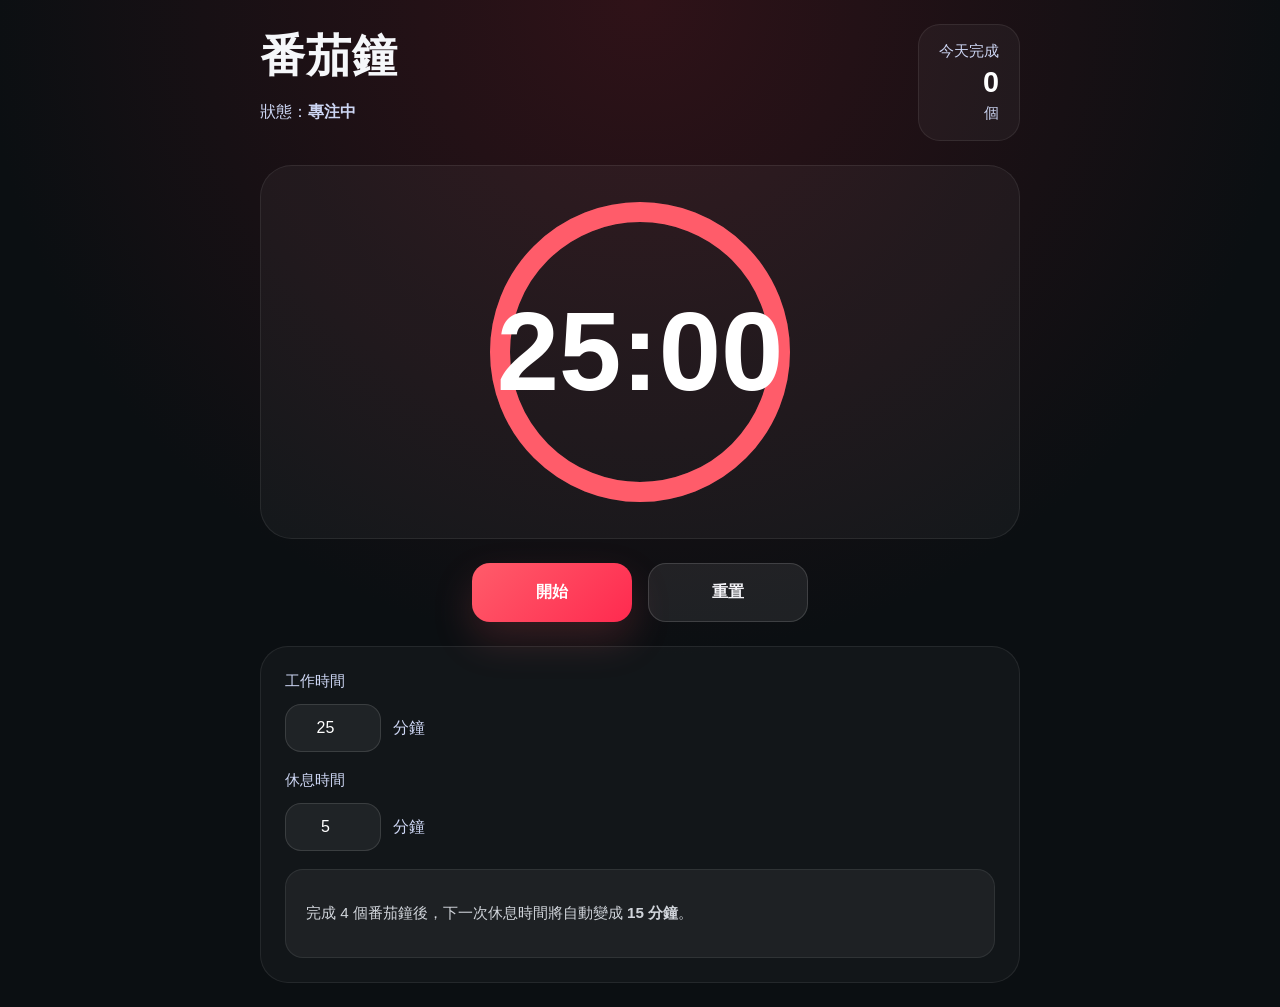
<file: pomodoro/index.html>
<!DOCTYPE html>
<html lang="zh-TW">
<head>
  <meta charset="UTF-8" />
  <meta name="viewport" content="width=device-width, initial-scale=1.0" />
  <title>番茄鐘</title>
  <link rel="stylesheet" href="styles.css" />
</head>
<body class="work-mode">
  <div class="app-shell">
    <header class="top-bar">
      <div>
        <h1>番茄鐘</h1>
        <p class="status-label">狀態：<strong id="statusText">專注中</strong></p>
      </div>
      <div class="count-card">
        <span>今天完成</span>
        <strong id="completedCount">0</strong>
        <span>個</span>
      </div>
    </header>

    <main class="main-panel">
      <section class="timer-card" id="timerCard">
        <div class="ring-frame">
          <svg class="progress-ring" width="320" height="320" viewBox="0 0 320 320" aria-hidden="true">
            <circle class="ring-bg" cx="160" cy="160" r="140" />
            <circle class="ring-progress" cx="160" cy="160" r="140" />
          </svg>
          <div class="timer-text" id="timerDisplay" aria-live="polite">25:00</div>
        </div>
      </section>

      <section class="controls">
        <button class="primary-button" id="startPauseBtn">開始</button>
        <button class="secondary-button" id="resetBtn">重置</button>
      </section>

      <section class="settings-card">
        <div class="setting-item">
          <label for="workMinutes">工作時間</label>
          <div class="input-group">
            <input id="workMinutes" type="number" min="1" max="120" value="25" />
            <span>分鐘</span>
          </div>
        </div>
        <div class="setting-item">
          <label for="shortBreakMinutes">休息時間</label>
          <div class="input-group">
            <input id="shortBreakMinutes" type="number" min="1" max="60" value="5" />
            <span>分鐘</span>
          </div>
        </div>
        <div class="hint-box">
          <p>完成 4 個番茄鐘後，下一次休息時間將自動變成 <strong>15 分鐘</strong>。</p>
        </div>
      </section>
    </main>
  </div>

  <script src="script.js"></script>
</body>
</html>
</file>
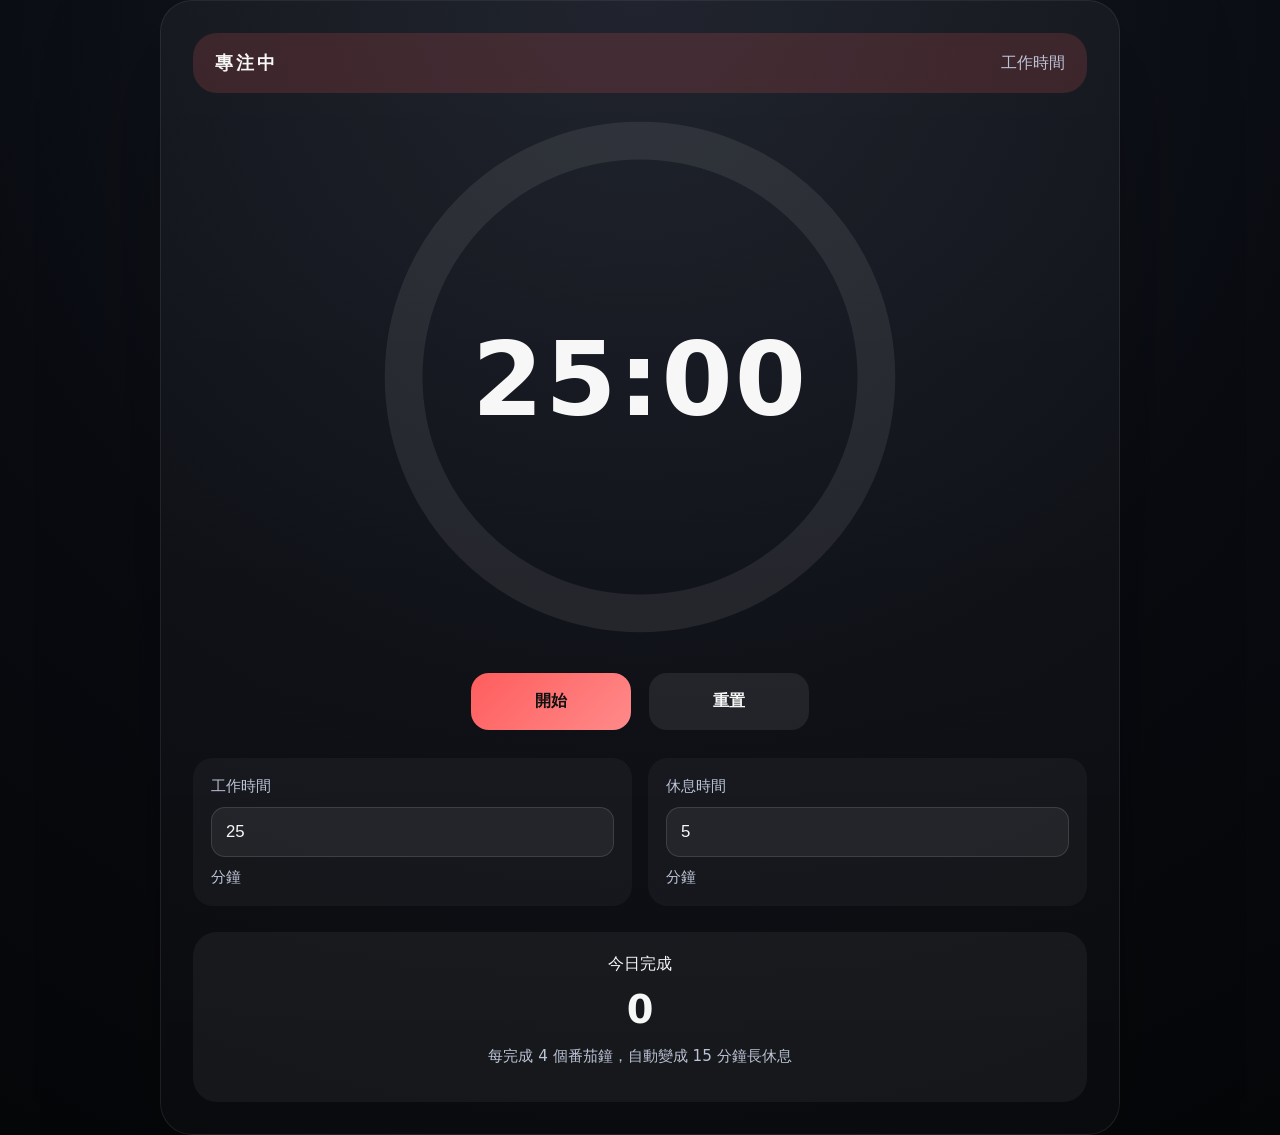
<file: samples/pomodoro-clock/index.html>
<!DOCTYPE html>
<html lang="zh-Hant">
<head>
  <meta charset="UTF-8" />
  <meta name="viewport" content="width=device-width, initial-scale=1.0" />
  <title>番茄鐘計時器</title>
  <link rel="stylesheet" href="style.css" />
</head>
<body>
  <main class="app">
    <section class="status-panel" id="statusPanel">
      <div class="status-label" id="statusLabel">專注中</div>
      <div class="mode-label" id="modeLabel">工作時間</div>
    </section>

    <section class="timer-ring">
      <svg viewBox="0 0 220 220" class="progress-circle">
        <circle class="progress-bg" cx="110" cy="110" r="100" />
        <circle class="progress-bar" cx="110" cy="110" r="100" id="progressBar" />
      </svg>
      <div class="time-display" id="timeDisplay">25:00</div>
    </section>

    <section class="controls">
      <button class="btn btn-main" id="startPauseBtn">開始</button>
      <button class="btn btn-secondary" id="resetBtn">重置</button>
    </section>

    <section class="settings">
      <div class="setting-item">
        <label>工作時間</label>
        <input type="number" id="workInput" min="1" value="25" />
        <span>分鐘</span>
      </div>
      <div class="setting-item">
        <label>休息時間</label>
        <input type="number" id="breakInput" min="1" value="5" />
        <span>分鐘</span>
      </div>
    </section>

    <section class="info-panel">
      <div>今日完成</div>
      <div class="count" id="completedCount">0</div>
      <div class="tip">每完成 4 個番茄鐘，自動變成 15 分鐘長休息</div>
    </section>
  </main>

  <script src="script.js"></script>
</body>
</html>
</file>
<file: pomodoro/styles.css>
:root {
  color-scheme: dark;
  font-family: Inter, "Noto Sans TC", "Segoe UI", Arial, sans-serif;
  background: #0b0f12;
  color: #f5f7fa;
}

* {
  box-sizing: border-box;
}

html, body {
  margin: 0;
  min-height: 100%;
}

body {
  display: flex;
  justify-content: center;
  align-items: center;
  padding: 24px;
}

body.work-mode {
  background: radial-gradient(circle at top, #2f1218 0%, #0b0f12 55%);
}

body.break-mode {
  background: radial-gradient(circle at top, #142818 0%, #08110f 55%);
}

.app-shell {
  width: min(100%, 760px);
  display: grid;
  gap: 24px;
}

.top-bar {
  display: flex;
  justify-content: space-between;
  align-items: center;
  gap: 16px;
}

.top-bar h1 {
  margin: 0 0 8px;
  font-size: clamp(2rem, 3.5vw, 3rem);
  letter-spacing: 0.02em;
}

.status-label,
.count-card span {
  color: #cdd6f4;
}

.count-card {
  text-align: right;
  display: inline-grid;
  gap: 4px;
  font-size: 0.95rem;
  padding: 16px 20px;
  border-radius: 22px;
  background: rgba(255, 255, 255, 0.04);
  border: 1px solid rgba(255,255,255,0.08);
}

.count-card strong {
  display: block;
  font-size: 1.8rem;
  color: #fff;
}

.main-panel {
  display: grid;
  gap: 24px;
}

.timer-card {
  display: grid;
  place-items: center;
  padding: 24px;
  border-radius: 32px;
  background: rgba(255,255,255,0.04);
  border: 1px solid rgba(255,255,255,0.08);
}

.ring-frame {
  position: relative;
  width: min(100%, 320px);
  height: min(100%, 320px);
}

.progress-ring {
  transform: rotate(-90deg);
  width: 100%;
  height: 100%;
}

.ring-bg,
.ring-progress {
  fill: none;
  stroke-width: 20;
  stroke-linecap: round;
}

.ring-bg {
  stroke: rgba(255,255,255,0.08);
}

.ring-progress {
  stroke: #ff5c6a;
  stroke-dasharray: 879.6459;
  stroke-dashoffset: 0;
  transition: stroke 0.3s ease, stroke-dashoffset 0.3s ease;
}

body.break-mode .ring-progress {
  stroke: #6dff8f;
}

.timer-text {
  position: absolute;
  inset: 0;
  display: grid;
  place-content: center;
  font-size: clamp(4rem, 9vw, 7rem);
  line-height: 1;
  font-weight: 800;
  text-align: center;
  color: #fff;
}

.controls {
  display: flex;
  flex-wrap: wrap;
  gap: 16px;
  justify-content: center;
}

.primary-button,
.secondary-button {
  min-width: 160px;
  padding: 18px 24px;
  border: none;
  border-radius: 18px;
  font-size: 1rem;
  font-weight: 700;
  cursor: pointer;
  transition: transform 0.15s ease, background 0.2s ease, box-shadow 0.2s ease;
}

.primary-button {
  background: linear-gradient(135deg, #ff5c6a, #ff2a4f);
  color: white;
  box-shadow: 0 18px 40px rgba(255, 92, 106, 0.18);
}

.secondary-button {
  background: rgba(255,255,255,0.08);
  color: #f4f4f8;
  border: 1px solid rgba(255,255,255,0.14);
}

.primary-button:hover,
.secondary-button:hover {
  transform: translateY(-1px);
}

.settings-card {
  display: grid;
  gap: 18px;
  padding: 24px;
  border-radius: 28px;
  background: rgba(255,255,255,0.03);
  border: 1px solid rgba(255,255,255,0.08);
}

.setting-item {
  display: grid;
  gap: 12px;
}

.setting-item label {
  font-size: 0.95rem;
  color: #cdd6f4;
}

.input-group {
  display: flex;
  gap: 12px;
  align-items: center;
}

.input-group input {
  width: 6rem;
  padding: 14px 16px;
  border-radius: 16px;
  border: 1px solid rgba(255,255,255,0.12);
  background: rgba(255,255,255,0.06);
  color: #fff;
  font-size: 1rem;
  text-align: center;
}

.input-group span {
  color: #cdd6f4;
}

.hint-box {
  padding: 18px 20px;
  border-radius: 18px;
  background: rgba(255,255,255,0.05);
  border: 1px solid rgba(255,255,255,0.08);
  color: #d1d5db;
  font-size: 0.95rem;
}

@media (max-width: 560px) {
  body {
    padding: 16px;
  }

  .top-bar {
    flex-direction: column;
    align-items: flex-start;
  }

  .count-card {
    width: 100%;
  }

  .controls {
    flex-direction: column;
  }
}
</file>
<file: samples/pomodoro-clock/style.css>
:root {
  --bg: #0f1116;
  --surface: rgba(255, 255, 255, 0.08);
  --text: #f7f7f7;
  --muted: #bbc3d6;
  --accent-work: #ff5d5d;
  --accent-break: #4cd37d;
  --accent-work-soft: rgba(255, 93, 93, 0.18);
  --accent-break-soft: rgba(76, 211, 125, 0.18);
}

* {
  box-sizing: border-box;
}

body {
  margin: 0;
  min-height: 100vh;
  font-family: Inter, system-ui, -apple-system, BlinkMacSystemFont, "Segoe UI", sans-serif;
  background: radial-gradient(circle at top, #181c26 0%, #090b11 55%, #050608 100%);
  color: var(--text);
  display: grid;
  place-items: center;
}

.app {
  width: min(960px, 92vw);
  padding: 32px;
  border-radius: 32px;
  background: linear-gradient(180deg, rgba(255,255,255,0.04), rgba(255,255,255,0.02));
  border: 1px solid rgba(255,255,255,0.08);
  box-shadow: 0 32px 120px rgba(0, 0, 0, 0.28);
}

.status-panel {
  display: flex;
  justify-content: space-between;
  align-items: center;
  gap: 16px;
  margin-bottom: 24px;
  padding: 18px 22px;
  border-radius: 24px;
  background: var(--surface);
}

.status-label {
  font-size: 1.1rem;
  font-weight: 700;
  text-transform: uppercase;
  letter-spacing: 0.18em;
}

.mode-label {
  font-size: 1rem;
  color: var(--muted);
}

.timer-ring {
  position: relative;
  width: min(520px, 100%);
  max-width: 520px;
  aspect-ratio: 1;
  margin: 0 auto 32px;
}

.progress-circle {
  width: 100%;
  height: 100%;
  transform: rotate(-90deg);
}

.progress-bg,
.progress-bar {
  fill: none;
  stroke-width: 16;
}

.progress-bg {
  stroke: rgba(255, 255, 255, 0.08);
}

.progress-bar {
  stroke: var(--accent-work);
  stroke-linecap: round;
  stroke-dasharray: 628;
  stroke-dashoffset: 628;
  transition: stroke 0.3s ease;
}

.time-display {
  position: absolute;
  inset: 0;
  display: grid;
  place-items: center;
  font-size: clamp(4.6rem, 8vw, 7.5rem);
  font-weight: 700;
  letter-spacing: 0.02em;
}

.controls {
  display: flex;
  justify-content: center;
  gap: 18px;
  flex-wrap: wrap;
  margin-bottom: 28px;
}

.btn {
  min-width: 160px;
  padding: 18px 24px;
  border: none;
  border-radius: 18px;
  font-size: 1rem;
  font-weight: 700;
  cursor: pointer;
  transition: transform 0.2s ease, background-color 0.2s ease;
}

.btn:hover {
  transform: translateY(-1px);
}

.btn-main {
  background: linear-gradient(135deg, var(--accent-work), #ff8a8a);
  color: #111;
}

.btn-secondary {
  background: rgba(255,255,255,0.08);
  color: var(--text);
}

.settings {
  display: grid;
  gap: 16px;
  grid-template-columns: repeat(auto-fit, minmax(180px, 1fr));
  margin-bottom: 26px;
}

.setting-item {
  padding: 18px;
  border-radius: 20px;
  background: rgba(255,255,255,0.04);
  display: grid;
  gap: 10px;
}

.setting-item label {
  color: var(--muted);
  font-size: 0.95rem;
}

.setting-item input {
  width: 100%;
  padding: 14px;
  border-radius: 14px;
  border: 1px solid rgba(255,255,255,0.12);
  background: rgba(255,255,255,0.06);
  color: var(--text);
  font-size: 1.05rem;
}

.setting-item span {
  color: var(--muted);
  font-size: 0.95rem;
}

.info-panel {
  padding: 22px 24px;
  border-radius: 24px;
  background: rgba(255,255,255,0.05);
  text-align: center;
}

.info-panel div {
  margin-bottom: 12px;
}

.count {
  font-size: 2.4rem;
  font-weight: 800;
  color: var(--text);
}

.tip {
  color: var(--muted);
  font-size: 0.95rem;
  line-height: 1.6;
}

@media (max-width: 640px) {
  .app {
    padding: 24px;
  }

  .controls {
    gap: 12px;
  }

  .btn {
    width: 100%;
  }
}
</file>
